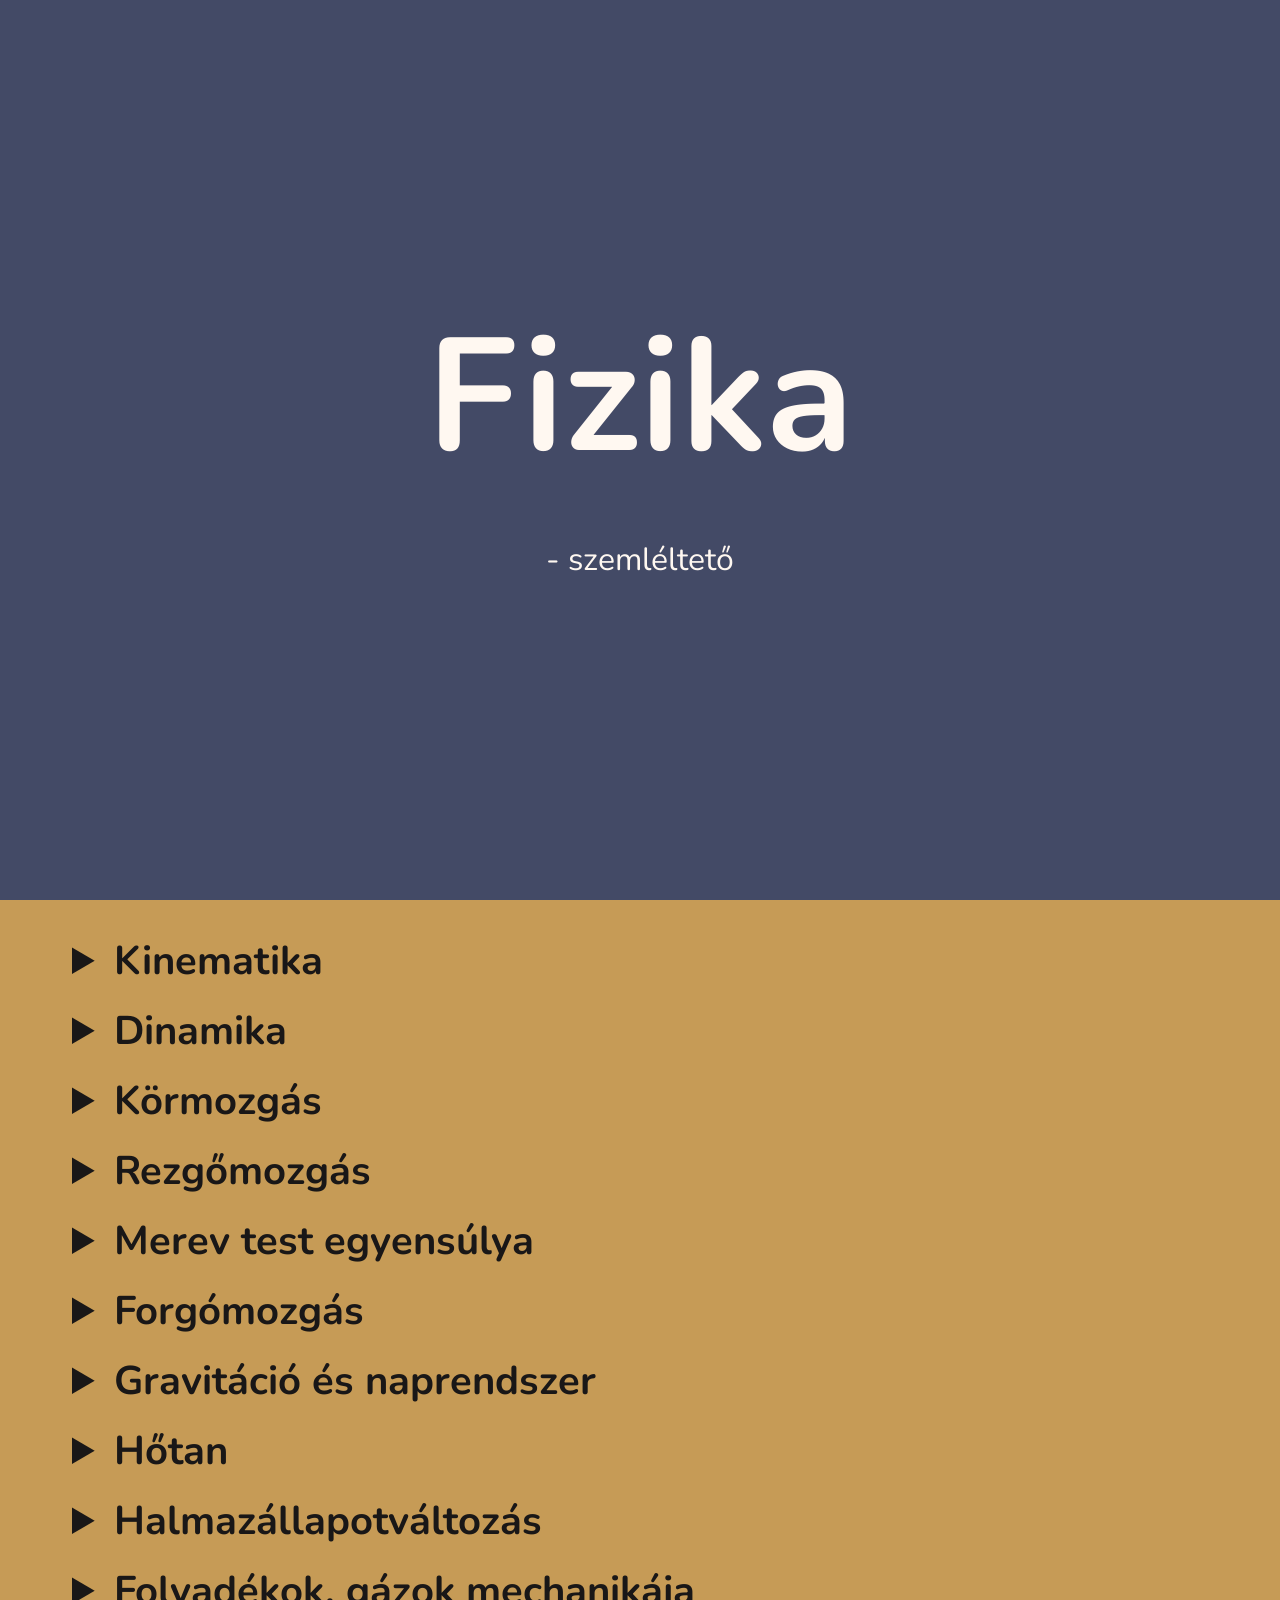
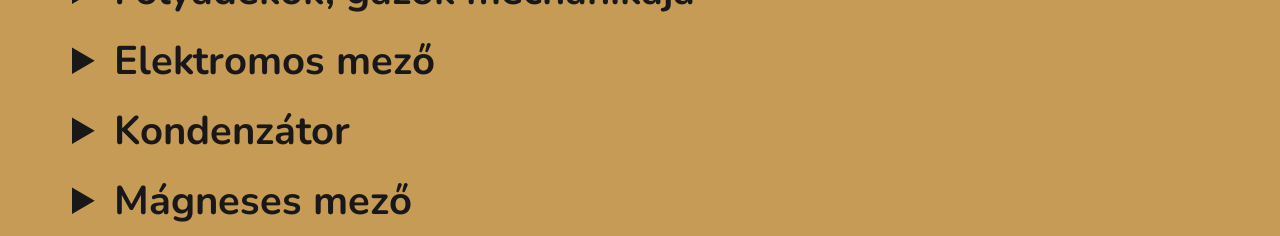
<file: index.html>
<!DOCTYPE html>
<html lang="hu">
<head>
    <meta charset="UTF-8">
    <meta name="viewport" content="width=device-width, initial-scale=1.0">
    <title>&#10024 FIZIKA &#10024</title>
    <link rel="stylesheet" href="style.css">
    <link href="https://fonts.googleapis.com/css2?family=Fredoka:wght@500&family=Nunito:wght@400;700&display=swap" rel="stylesheet">
</head>
<body>
    
</body>
<script>
    let témakörök=[
        "Kinematika",
        "Dinamika",
        "Körmozgás",
        "Rezgőmozgás",
        "Merev test egyensúlya",
        "Forgómozgás",
        "Gravitáció és naprendszer",
        "Hőtan",
        "Halmazállapotváltozás",
        "Folyadékok, gázok mechanikája",
        "Elektromos mező",
        "Kondenzátor",
        "Mágneses mező"
    ]

    const feladatok = [
    { nev: "sebesség", tema: "Kinematika", kep: "kinematika1.png", cim: "kin1.html"},
    { nev: "gyorsulás", tema: "Kinematika", kep: "kinematika2..png", cim: "kin2.html"},
    { nev: "ketiranyu", tema: "Kinematika", kep: "kinematika3.png", cim: "kin3.html"},
    { nev: "korpillango", tema: "Körmozgás", kep: "kormozgas1.png", cim: "kor1.html"},
    { nev: "389", tema: "Dinamika", kep: "dinamika1.png", cim: "din1.html" },
    ];

    const fejecske = document.createElement("header")
    document.body.appendChild(fejecske)

    const testecske = document.createElement("main")
    document.body.appendChild(testecske)

    const cim = document.createElement("h1")
    const cimszoveg = document.createTextNode("Fizika")
    cim.appendChild(cimszoveg)
    fejecske.appendChild(cim)

    const alcim = document.createElement("p")
    const alcimszoveg = document.createTextNode("- szemléltető")
    alcim.appendChild(alcimszoveg)
    fejecske.appendChild(alcim)

    for (let j = 0; j < témakörök.length; j++) {
        const témakör = document.createElement("details") //feljegyzes magamnak későbbre: Ha több detailsem van és szeretném h egymás után csuk nyitódjanak elég egyforma name-t adni nekik. ::marker-el a háromszöget lehet style-olni
        const szum = document.createElement("summary")
        const szumszov = document.createTextNode(témakörök[j])
        szum.appendChild(szumszov)
        témakör.appendChild(szum)

        for (let i = 0; i < feladatok.length; i++) {
            if (feladatok[i].tema == témakörök[j]) {
                const kartya = document.createElement("div")
                kartya.style.backgroundImage = `url('${feladatok[i].kep}')`
                const link = document.createElement("a")
                link.href = feladatok[i].cim
                link.appendChild(kartya)
                témakör.appendChild(link)
            } //weboldal< témakor< a < kartya
        }
        testecske.appendChild(témakör)
        }

            
</script>
</html>
</file>
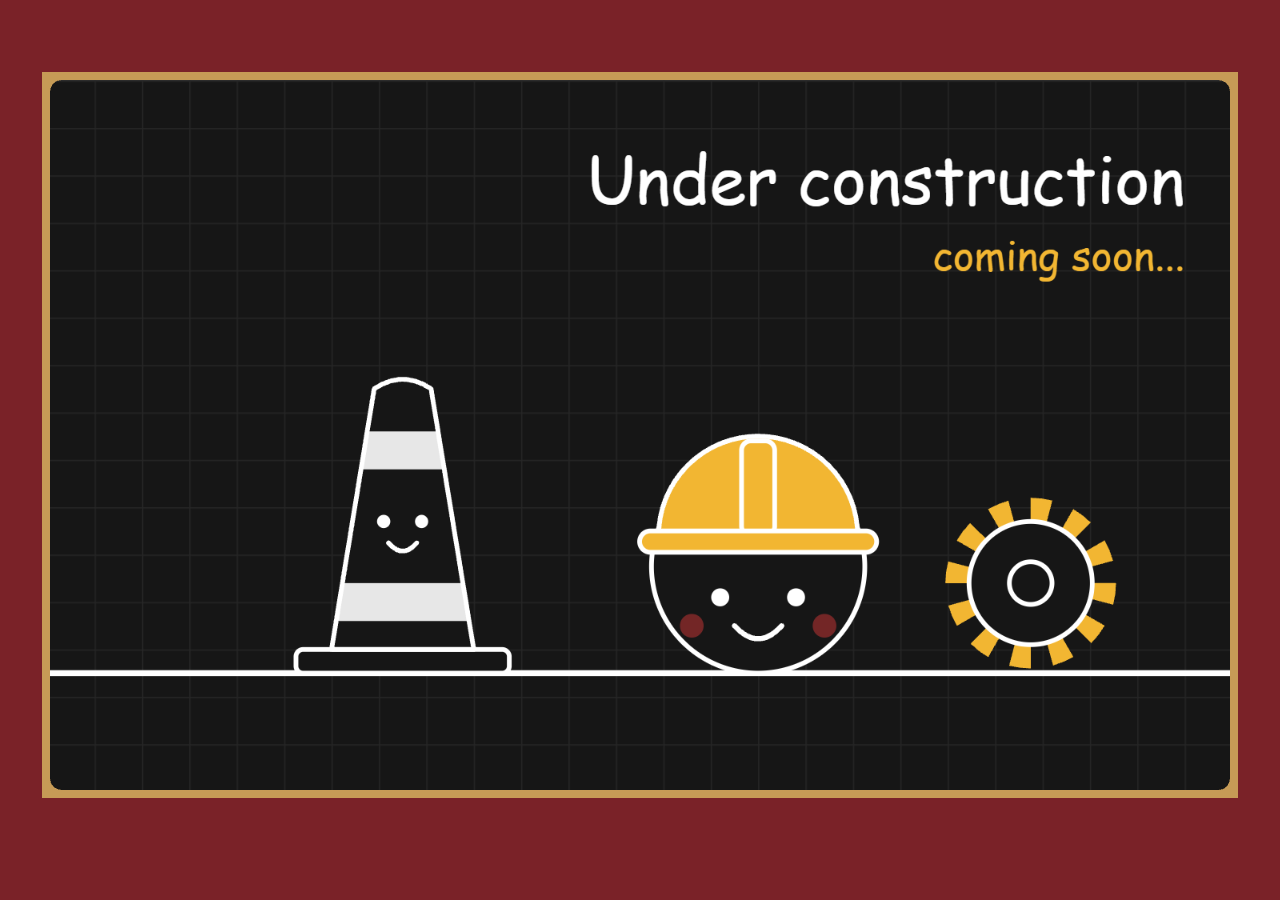
<file: din1.html>
<!DOCTYPE html>
<html lang="hu">
<head>
    <meta charset="UTF-8">
    <meta name="viewport" content="width=device-width, initial-scale=1.0">
    <title>Dinamika probléma 1</title>
    <link rel="stylesheet" href="notDoneYet.css">
    <link href="https://fonts.googleapis.com/css2?family=Fredoka:wght@500&family=Nunito:wght@400;700&display=swap" rel="stylesheet">
</head>
<body>
    
</body>
</html>
</file>
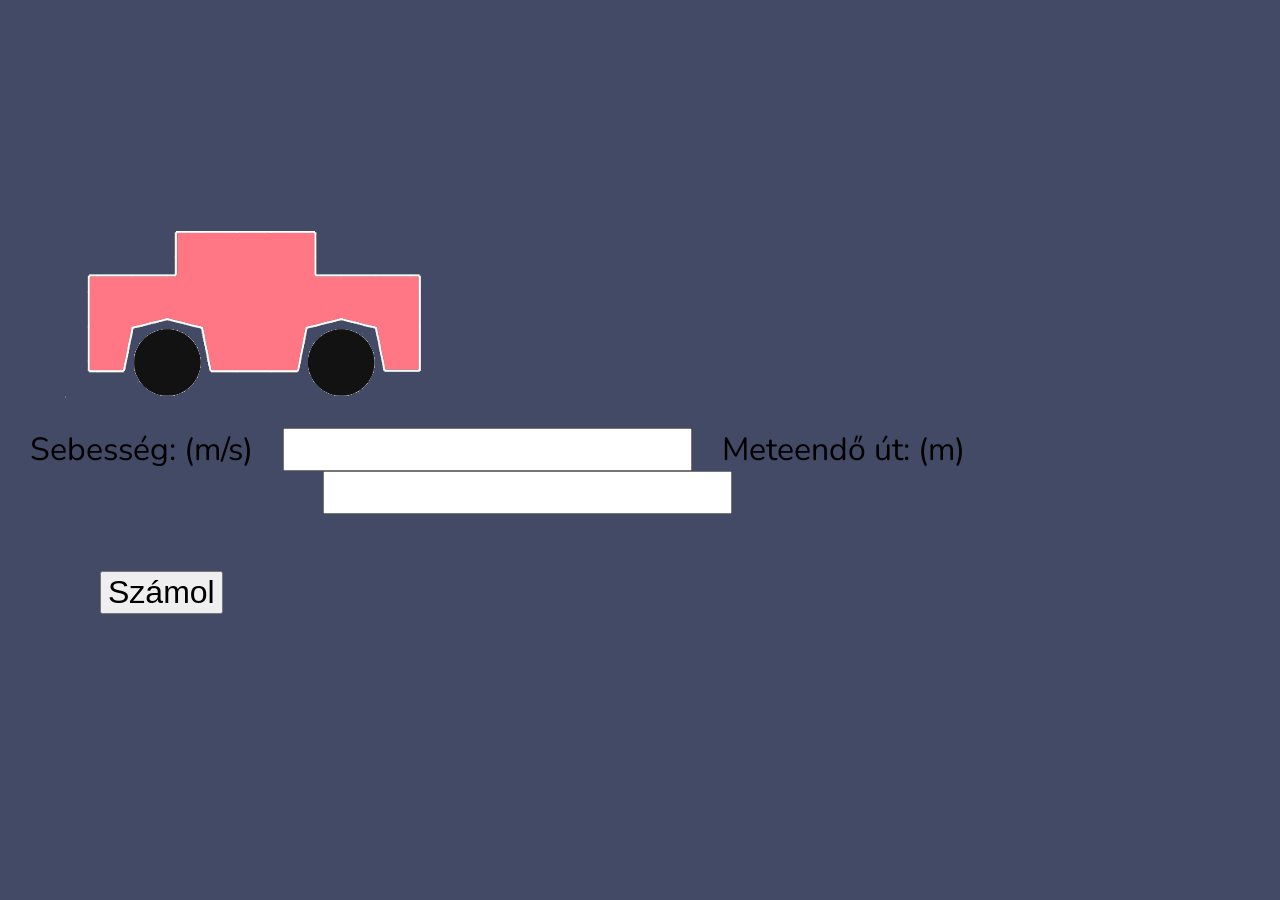
<file: kin1.html>
<!DOCTYPE html>
<html lang="hu">
<head>
    <meta charset="UTF-8">
    <meta name="viewport" content="width=device-width, initial-scale=1.0">
    <title>Kinematika Probléma 1</title>
    <link rel="stylesheet" href="style.css">
    <link href="https://fonts.googleapis.com/css2?family=Fredoka:wght@500&family=Nunito:wght@400;700&display=swap" rel="stylesheet">
</head>
<body>
    
</body>
<script>
    const kocsi = document.createElement("div")
    kocsi.classList.add("kocsi")
    document.body.appendChild(kocsi)

    const seblab = document.createElement("label")
    seblab.textContent = "Sebesség: (m/s)"
    seblab.htmlFor = "seb"

    const sebesseg = document.createElement("input")
    sebesseg.type = "text"
    sebesseg.id = "seb"
    document.body.appendChild(seblab)
    document.body.appendChild(sebesseg)

    const utlab = document.createElement("label")
    utlab.textContent = "Meteendő út: (m)"
    utlab.htmlFor = "ut"

    const ut = document.createElement("input")
    ut.type = "text"
    ut.id = "ut"
    document.body.appendChild(utlab)
    document.body.appendChild(ut)

    const gomb = document.createElement("button");
    gomb.textContent = "Számol";
    document.body.append(gomb);
    
    const kiir = document.createElement("p");
    document.body.append(gomb, kiir);

    gomb.addEventListener("click", () => {
        const v = Number(sebesseg.value);
        const s = Number(ut.value);

        const t = s / v;     
        const px = s * 10;   

        kiir.textContent = "Eltelt idő: " + t + " s";

        kocsi.style.transitionDuration = "0s";
        kocsi.style.transform = "translateX(0px)";
        kocsi.offsetWidth; 

        kocsi.style.transitionDuration = t + "s";
        kocsi.style.transform = "translateX(" + px + "px)";
});

</script>
</html>
</file>
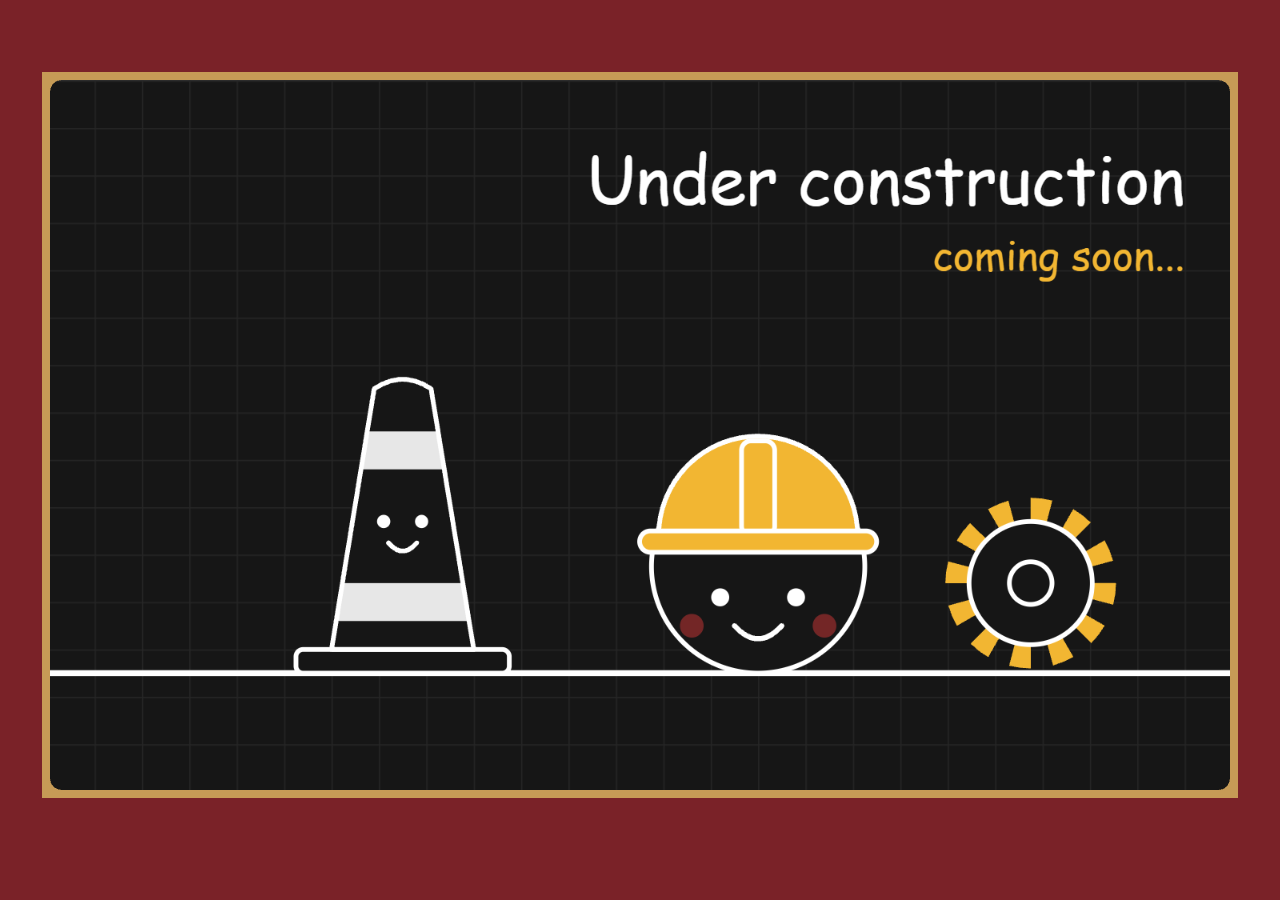
<file: kin2.html>
<!DOCTYPE html>
<html lang="hu">
<head>
    <meta charset="UTF-8">
    <meta name="viewport" content="width=device-width, initial-scale=1.0">
    <title>Kinematika Probléma 2</title>
    <link rel="stylesheet" href="notDoneYet.css">
    <link href="https://fonts.googleapis.com/css2?family=Fredoka:wght@500&family=Nunito:wght@400;700&display=swap" rel="stylesheet">
</head>
<body>
    
</body>
</html>
</file>
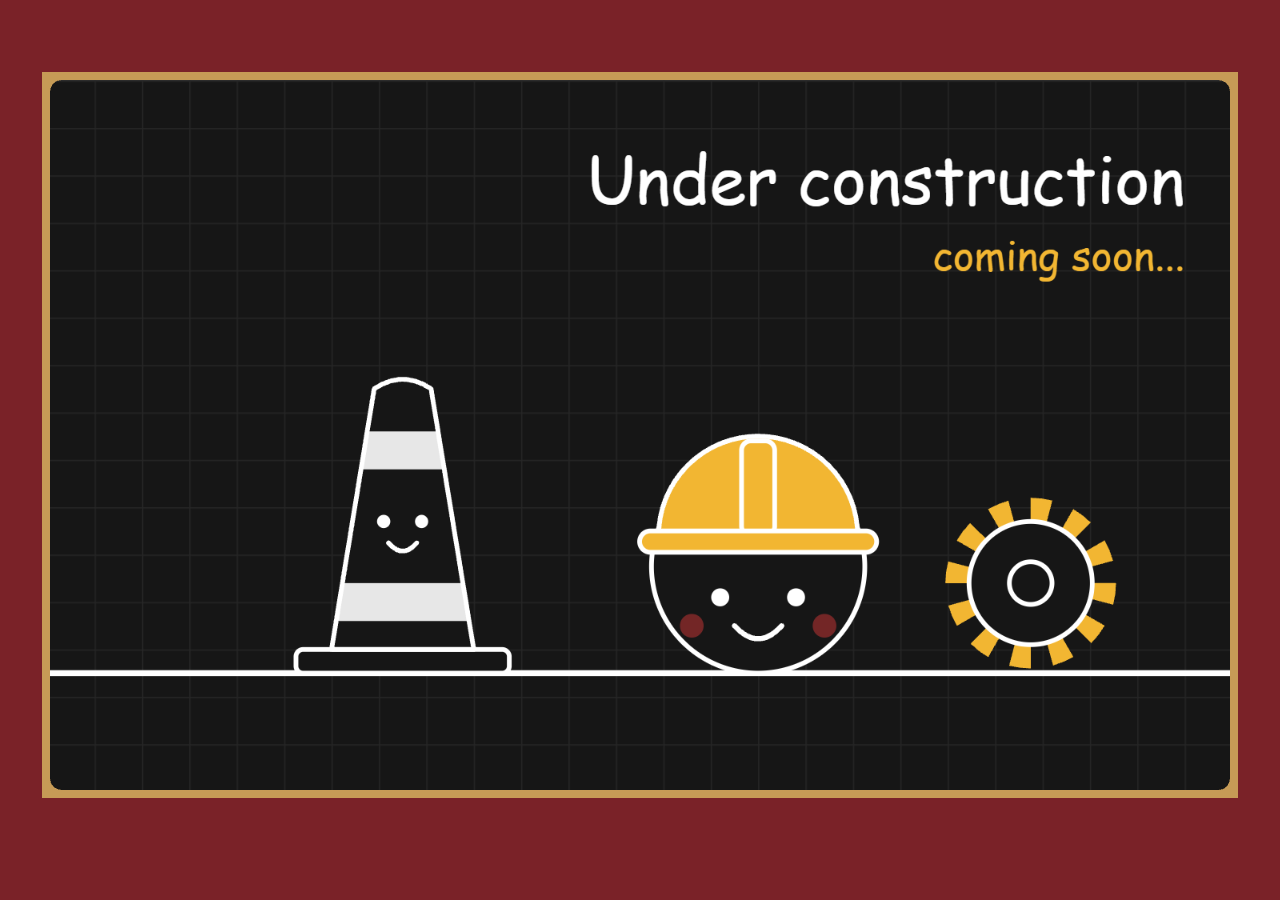
<file: kin3.html>
<!DOCTYPE html>
<html lang="hu">
<head>
    <meta charset="UTF-8">
    <meta name="viewport" content="width=device-width, initial-scale=1.0">
    <title>Kinematika Probléma 3</title>
    <link rel="stylesheet" href="notDoneYet.css">
    <link href="https://fonts.googleapis.com/css2?family=Fredoka:wght@500&family=Nunito:wght@400;700&display=swap" rel="stylesheet">
</head>
<body>
    
</body>
</html>
</file>
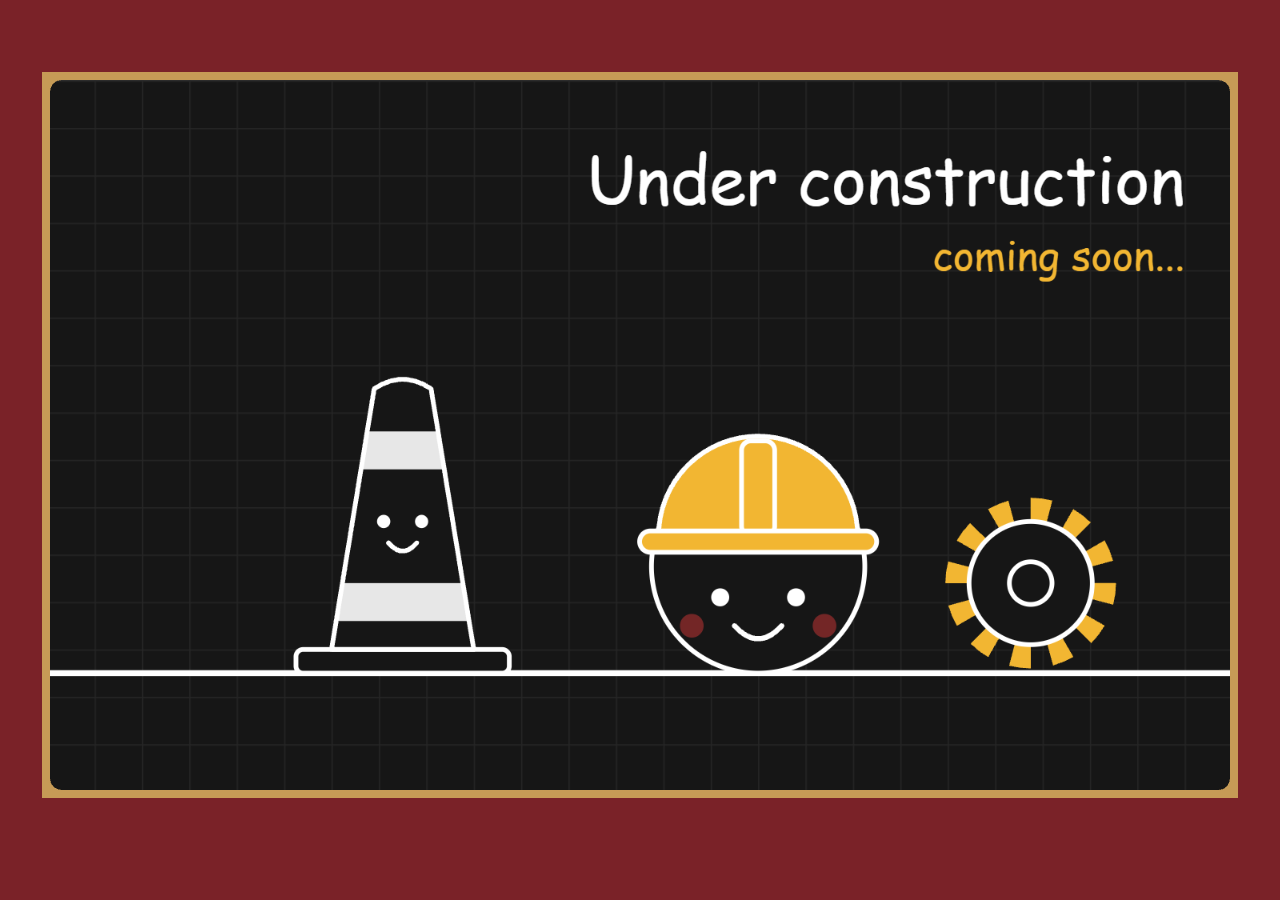
<file: kor1.html>
<!DOCTYPE html>
<html lang="hu">
<head>
    <meta charset="UTF-8">
    <meta name="viewport" content="width=device-width, initial-scale=1.0">
    <title>Körmozgás probléma 1</title>
    <link rel="stylesheet" href="notDoneYet.css">
    <link href="https://fonts.googleapis.com/css2?family=Fredoka:wght@500&family=Nunito:wght@400;700&display=swap" rel="stylesheet">
</head>
<body>
    
</body>
</html>
</file>
<file: style.css>
:root{
    --kek: #434a66;
    --feher_szeru: #fff8f1;
    --sargas: #c69b56;
    --pirosra_hajazo: #7a2228;
}

body{
    background-color: var(--kek);
    overflow-y: scroll;
    overflow-x: hidden;
    margin: 0;
    font-family: 'Nunito', sans-serif;;
}

header{
    color: var(--feher_szeru);
    display: flex;
    justify-content: center;
    align-items: center;
    flex-direction: column;
    font-size: 5em;
    height: 100vh;
    width: 100%;
}

header h1{
    padding-bottom: 0px;
    margin: 0px;
}

main{
    background-color: var(--sargas);
    color: rgb(25, 23, 23);
    padding-left: 5%;
    padding-right: 5%;
    padding-top: 2%;
}

details::details-content{
    display: grid;
    grid-template-columns: 1fr 1fr 1fr;
    gap: 1rem;
}

details div{
    border: 8px solid var(--pirosra_hajazo);
    padding: 10px;
    background-repeat: no-repeat;
    background-size: 100% 100%;
    width: 300px;
    aspect-ratio: 16 / 9;
    border-radius: 12px;
}

summary{
    font-size: 2.5em;
    padding: 8px;
    font-weight: bold;
    cursor: pointer;
}

summary:hover{
    transform: scale(1.02)
}

.kocsi{
    width: 400px;
    height: 300px;
    margin-left: 5%;
    margin-top: 10%;
    background-image: url(kocsi.png);
    transition-property: transform;
    transition-timing-function: linear;
}

label{
    font-size: xx-large;
    padding: 30px;
}

input{
    font-size: xx-large;
}

button{
    float: left;
    margin: 100px;
    font-size: xx-large;
}

p{
    font-size: xx-large;
}
</file>
<file: notDoneYet.css>
body{
    background-color: #7a2228;
    background-image: url(notDoneYet.png);
    background-position-y: -10%;
    background-position-x: center;
    background-repeat: no-repeat;
}
</file>
